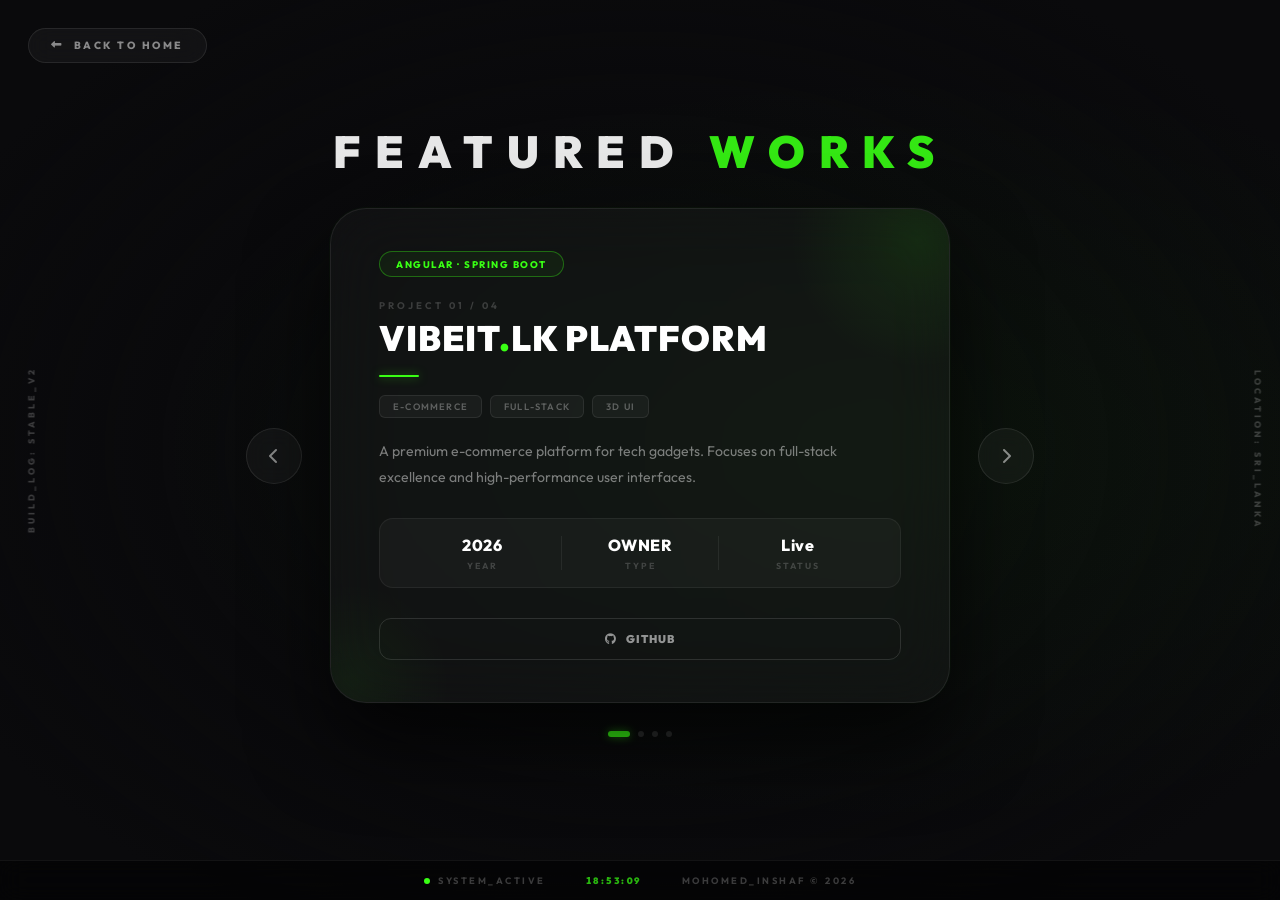
<file: projects.html>
<!DOCTYPE html>
<html lang="en">
<head>
    <meta charset="UTF-8">
    <meta name="viewport" content="width=device-width, initial-scale=1.0, maximum-scale=1.0, user-scalable=no">
    <title>Featured Works | Mohomed Inshaf</title>
    <link rel="stylesheet" href="https://cdnjs.cloudflare.com/ajax/libs/font-awesome/6.4.0/css/all.min.css" />
    <link href="https://fonts.googleapis.com/css2?family=Outfit:wght@300;400;500;700;900&display=swap" rel="stylesheet">
    <link rel="stylesheet" href="project-style.css">
</head>
<body class="works-body">

    <!-- VIDEO BACKGROUND -->
    <div class="video-bg-wrapper">
        <video autoplay muted loop playsinline id="bgVideo">
            <source src="video/inshaf2.mp4" type="video/mp4">
        </video>
        <div class="video-overlay"></div>
    </div>

    <!-- BACK NAV -->
    <a href="index.html" class="nav-btn-back">
        <i class="fas fa-long-arrow-alt-left"></i> BACK TO HOME
    </a>

    <!-- SIDE TAGS -->
    <div class="side-tag left">BUILD_LOG: STABLE_V2</div>
    <div class="side-tag right">LOCATION: SRI_LANKA</div>

    <!-- MAIN SLIDER -->
    <div class="slider-wrapper">
        <h1 class="works-header">FEATURED <span class="neon-text">WORKS</span></h1>

        <div class="focus-container">
            <button class="arrow-btn" onclick="moveSlider(-1)" aria-label="Previous project">
                <i class="fas fa-chevron-left"></i>
            </button>

            <!-- PROJECT CARD -->
            <div class="project-card glass-morph" id="project-display">

                <div class="card-top-row">
                    <span class="tech-badge" id="p-tech">ANGULAR · SPRING BOOT</span>
                </div>

                <div class="proj-number" id="p-number">PROJECT 01 / 04</div>

                <h2 class="project-title" id="p-title">
                    VIBEIT<span class="neon-dot">.</span>LK PLATFORM
                </h2>

                <div class="neon-divider"></div>

                <div class="tag-row" id="p-tags">
                    <span class="tag">E-COMMERCE</span>
                    <span class="tag">FULL-STACK</span>
                    <span class="tag">3D UI</span>
                </div>

                <p class="project-desc" id="p-desc">
                    A premium e-commerce platform for tech gadgets. Focuses on full-stack excellence and high-performance user interfaces.
                </p>

                <div class="stats-row">
                    <div class="stat-item">
                        <span class="stat-val" id="p-year">2026</span>
                        <span class="stat-lbl">YEAR</span>
                    </div>
                    <div class="stat-divider"></div>
                    <div class="stat-item">
                        <span class="stat-val" id="p-type">Full Stack</span>
                        <span class="stat-lbl">TYPE</span>
                    </div>
                    <div class="stat-divider"></div>
                    <div class="stat-item">
                        <span class="stat-val" id="p-status">Live</span>
                        <span class="stat-lbl">STATUS</span>
                    </div>
                </div>

                <div class="project-links">
                    <a href="#" id="p-github" class="btn-neon-solid" target="_blank">
                        <i class="fab fa-github"></i> GITHUB
                    </a>
                    <a href="#" id="p-live" class="btn-neon-outline" target="_blank">
                        <i class="fas fa-external-link-alt"></i> LIVE DEMO
                    </a>
                </div>
            </div>

            <button class="arrow-btn" onclick="moveSlider(1)" aria-label="Next project">
                <i class="fas fa-chevron-right"></i>
            </button>
        </div>

        <div class="dots-nav" id="dots-container"></div>
    </div>

    <!-- BOTTOM HUD BAR -->
    <div class="bottom-hud-bar">
        <div class="hud-item"><span class="pulse-dot"></span> SYSTEM_ACTIVE</div>
        <div class="hud-item" id="live-clock">00:00:00</div>
        <div class="hud-item">MOHOMED_INSHAF © 2026</div>
    </div>

    <script src="project-script.js"></script>
</body>
</html>
</file>
<file: project-style.css>
/* ===== RESET ===== */
*, *::before, *::after { margin: 0; padding: 0; box-sizing: border-box; }

:root {
    --neon: #39ff14;
    --neon-dim: rgba(57, 255, 20, 0.12);
    --neon-border: rgba(57, 255, 20, 0.35);
    --bg: #0a0a0c;
    --glass: rgba(255, 255, 255, 0.03);
    --glass-border: rgba(255, 255, 255, 0.08);
    --text-muted: rgba(255, 255, 255, 0.45);
    --text-dim: rgba(255, 255, 255, 0.18);
}

body.works-body {
    background-color: var(--bg);
    overflow: hidden;
    height: 100vh;
    color: #fff;
    font-family: 'Outfit', sans-serif;
    -webkit-font-smoothing: antialiased;
}

/* ===== VIDEO BG ===== */
.video-bg-wrapper {
    position: fixed;
    inset: 0;
    z-index: -1;
}
#bgVideo {
    width: 100%;
    height: 100%;
    object-fit: cover;
    opacity: 0.4;
}
.video-overlay {
    position: absolute;
    inset: 0;
    background:
        radial-gradient(ellipse at 70% 50%, rgba(57,255,20,0.04) 0%, transparent 60%),
        radial-gradient(ellipse at center, transparent 20%, #0a0a0c 85%);
}

/* ===== BACK NAV ===== */
.nav-btn-back {
    position: fixed;
    top: 28px; left: 28px;
    z-index: 100;
    color: rgba(255,255,255,0.5);
    text-decoration: none;
    font-size: 0.65rem;
    font-weight: 800;
    letter-spacing: 2.5px;
    padding: 10px 22px;
    background: rgba(255,255,255,0.04);
    border: 1px solid rgba(255,255,255,0.09);
    border-radius: 50px;
    backdrop-filter: blur(12px);
    transition: all 0.3s ease;
    display: flex;
    align-items: center;
    gap: 10px;
}
.nav-btn-back:hover {
    color: var(--neon);
    border-color: var(--neon-border);
    background: rgba(57,255,20,0.05);
    transform: translateX(-3px);
}

/* ===== SIDE TAGS ===== */
.side-tag {
    position: fixed;
    top: 50%;
    font-size: 0.55rem;
    font-weight: 800;
    letter-spacing: 3px;
    color: rgba(255,255,255,0.2);
    z-index: 50;
    white-space: nowrap;
}
.side-tag.left {
    left: -52px;
    transform: translateY(-50%) rotate(-90deg);
    transform-origin: center center;
}
.side-tag.right {
    right: -58px;
    transform: translateY(-50%) rotate(90deg);
    transform-origin: center center;
}

/* ===== BOTTOM HUD BAR ===== */
.bottom-hud-bar {
    position: fixed;
    bottom: 0; left: 0; right: 0;
    height: 40px;
    display: flex;
    align-items: center;
    justify-content: center;
    gap: 40px;
    background: rgba(0,0,0,0.5);
    border-top: 1px solid rgba(255,255,255,0.06);
    backdrop-filter: blur(12px);
    z-index: 80;
}
.hud-item {
    font-size: 0.58rem;
    font-weight: 700;
    letter-spacing: 2.5px;
    color: rgba(255,255,255,0.22);
    display: flex;
    align-items: center;
    gap: 8px;
}
#live-clock {
    color: var(--neon);
    opacity: 0.7;
    font-weight: 900;
    font-variant-numeric: tabular-nums;
}

/* Pulsing green dot */
.pulse-dot {
    width: 6px;
    height: 6px;
    border-radius: 50%;
    background: var(--neon);
    display: inline-block;
    animation: pulse-glow 1.8s ease-in-out infinite;
}
@keyframes pulse-glow {
    0%, 100% { opacity: 1; box-shadow: 0 0 4px var(--neon); }
    50%       { opacity: 0.4; box-shadow: 0 0 10px var(--neon); }
}

/* ===== SLIDER LAYOUT ===== */
.slider-wrapper {
    height: 100vh;
    display: flex;
    flex-direction: column;
    align-items: center;
    justify-content: center;
    padding: 20px;
    gap: 28px;
    padding-bottom: 60px; /* HUD bar offset */
}

/* ===== PAGE HEADING ===== */
.works-header {
    font-size: clamp(1.6rem, 3.5vw, 3rem);
    font-weight: 900;
    letter-spacing: 14px;
    opacity: 0.9;
    text-align: center;
}
.neon-text { color: var(--neon); }

/* ===== FOCUS CONTAINER ===== */
.focus-container {
    display: flex;
    align-items: center;
    gap: 28px;
    width: 100%;
    max-width: 1080px;
    justify-content: center;
}

/* ===== GLASS CARD ===== */
.glass-morph {
    position: relative;
    background: var(--glass);
    backdrop-filter: blur(30px);
    -webkit-backdrop-filter: blur(30px);
    border: 1px solid var(--glass-border);
    padding: 42px 48px;
    border-radius: 36px;
    max-width: 620px;
    width: 100%;
    overflow: hidden;
    transition: transform 0.35s cubic-bezier(.4,0,.2,1), opacity 0.35s ease;
    box-shadow: 0 40px 80px rgba(0,0,0,0.7), 0 0 0 1px rgba(57,255,20,0.03);
}
.glass-morph::before {
    content: '';
    position: absolute;
    top: -100px; right: -100px;
    width: 260px; height: 260px;
    background: radial-gradient(circle, rgba(57,255,20,0.09) 0%, transparent 70%);
    pointer-events: none;
}
.glass-morph::after {
    content: '';
    position: absolute;
    bottom: -80px; left: -80px;
    width: 200px; height: 200px;
    background: radial-gradient(circle, rgba(57,255,20,0.05) 0%, transparent 70%);
    pointer-events: none;
}

/* Slide animations */
.glass-morph.slide-out-left  { transform: translateX(-60px); opacity: 0; }
.glass-morph.slide-out-right { transform: translateX(60px);  opacity: 0; }
.glass-morph.slide-in-left   { transform: translateX(60px);  opacity: 0; }
.glass-morph.slide-in-right  { transform: translateX(-60px); opacity: 0; }

/* ===== CARD TOP ROW ===== */
.card-top-row {
    display: flex;
    align-items: center;
    justify-content: space-between;
    margin-bottom: 22px;
}
.tech-badge {
    font-size: 0.6rem;
    font-weight: 800;
    color: var(--neon);
    border: 1px solid var(--neon-border);
    padding: 6px 16px;
    border-radius: 50px;
    letter-spacing: 1.5px;
    background: rgba(57,255,20,0.05);
}
.card-icon-box {
    width: 48px; height: 48px;
    border-radius: 14px;
    background: rgba(57,255,20,0.07);
    border: 1px solid rgba(57,255,20,0.18);
    display: flex; align-items: center; justify-content: center;
    font-size: 22px;
    flex-shrink: 0;
}

/* ===== PROJECT NUMBER ===== */
.proj-number {
    font-size: 0.6rem;
    color: var(--text-dim);
    letter-spacing: 3px;
    font-weight: 700;
    margin-bottom: 8px;
}

/* ===== TITLE ===== */
.project-title {
    font-size: clamp(1.5rem, 2.8vw, 2.2rem);
    font-weight: 900;
    letter-spacing: 1px;
    line-height: 1.1;
    margin-bottom: 18px;
    color: #fff;
}
.neon-dot { color: var(--neon); }

/* ===== NEON DIVIDER ===== */
.neon-divider {
    width: 40px; height: 2px;
    background: var(--neon);
    border-radius: 2px;
    margin-bottom: 18px;
    box-shadow: 0 0 10px rgba(57,255,20,0.5);
}

/* ===== TAGS ===== */
.tag-row { display: flex; gap: 8px; flex-wrap: wrap; margin-bottom: 20px; }
.tag {
    font-size: 0.58rem;
    color: rgba(255,255,255,0.3);
    background: rgba(255,255,255,0.04);
    border: 1px solid rgba(255,255,255,0.08);
    padding: 5px 13px;
    border-radius: 6px;
    letter-spacing: 1.2px;
    font-weight: 600;
}

/* ===== DESC ===== */
.project-desc {
    color: var(--text-muted);
    line-height: 1.85;
    font-size: 0.88rem;
    margin-bottom: 28px;
}

/* ===== STATS ROW ===== */
.stats-row {
    display: flex;
    align-items: center;
    margin-bottom: 30px;
    background: rgba(255,255,255,0.03);
    border: 1px solid rgba(255,255,255,0.06);
    border-radius: 14px;
    padding: 16px 24px;
}
.stat-item {
    display: flex;
    flex-direction: column;
    gap: 5px;
    flex: 1;
    text-align: center;
}
.stat-val {
    font-size: 1rem;
    font-weight: 800;
    color: #fff;
    letter-spacing: 0.5px;
}
.stat-lbl {
    font-size: 0.55rem;
    color: var(--text-dim);
    letter-spacing: 2px;
    font-weight: 700;
}
.stat-divider {
    width: 1px; height: 34px;
    background: rgba(255,255,255,0.07);
    flex-shrink: 0;
}

/* ===== BUTTONS — ghost style, green on hover ===== */
.project-links { display: flex; gap: 14px; }

.btn-neon-solid,
.btn-neon-outline {
    text-decoration: none;
    padding: 13px 28px;
    border-radius: 12px;
    font-size: 0.7rem;
    font-weight: 900;
    letter-spacing: 1px;
    transition: all 0.3s ease;
    display: inline-flex;
    align-items: center;
    gap: 9px;
    flex: 1;
    justify-content: center;
    cursor: pointer;
    /* Ghost default */
    background: transparent;
    color: rgba(255,255,255,0.55);
    border: 1px solid rgba(255,255,255,0.12);
}

.btn-neon-solid:hover,
.btn-neon-outline:hover {
    color: var(--neon);
    border-color: var(--neon-border);
    background: rgba(57,255,20,0.06);
    transform: translateY(-3px);
    box-shadow: 0 10px 28px rgba(57,255,20,0.15);
}

/* ===== ARROW BUTTONS ===== */
.arrow-btn {
    background: rgba(255,255,255,0.04);
    border: 1px solid rgba(255,255,255,0.09);
    color: rgba(255,255,255,0.5);
    width: 56px; height: 56px;
    border-radius: 50%;
    cursor: pointer;
    transition: all 0.3s ease;
    display: flex; align-items: center; justify-content: center;
    font-size: 1rem;
    flex-shrink: 0;
    backdrop-filter: blur(10px);
}
.arrow-btn:hover {
    background: rgba(57,255,20,0.08);
    color: var(--neon);
    border-color: var(--neon-border);
    transform: scale(1.08);
    box-shadow: 0 0 20px rgba(57,255,20,0.2);
}
.arrow-btn:active { transform: scale(0.95); }

/* ===== DOTS NAV ===== */
.dots-nav { display: flex; gap: 8px; align-items: center; }
.dot {
    width: 6px; height: 6px;
    border-radius: 50%;
    background: rgba(255,255,255,0.15);
    cursor: pointer;
    transition: all 0.35s ease;
    border: none; outline: none;
}
.dot.active {
    background: var(--neon);
    width: 22px;
    border-radius: 3px;
    box-shadow: 0 0 8px rgba(57,255,20,0.5);
}
.dot:hover:not(.active) { background: rgba(255,255,255,0.35); }

/* ===== MOBILE ===== */
@media (max-width: 768px) {
    .works-header { letter-spacing: 6px; }
    .glass-morph { padding: 28px 24px; border-radius: 28px; }
    .project-title { font-size: 1.4rem; }
    .arrow-btn { width: 44px; height: 44px; font-size: 0.85rem; }
    .focus-container { gap: 14px; }
    .stats-row { padding: 12px 16px; }
    .stat-val { font-size: 0.85rem; }
    .btn-neon-solid, .btn-neon-outline { padding: 11px 16px; font-size: 0.65rem; }
    .nav-btn-back { top: 16px; left: 16px; }
    .side-tag { display: none; }
    .bottom-hud-bar { gap: 20px; }
}
@media (max-width: 480px) {
    .focus-container { gap: 10px; }
    .glass-morph { padding: 22px 16px; }
    .project-links { flex-direction: column; }
}
</file>
